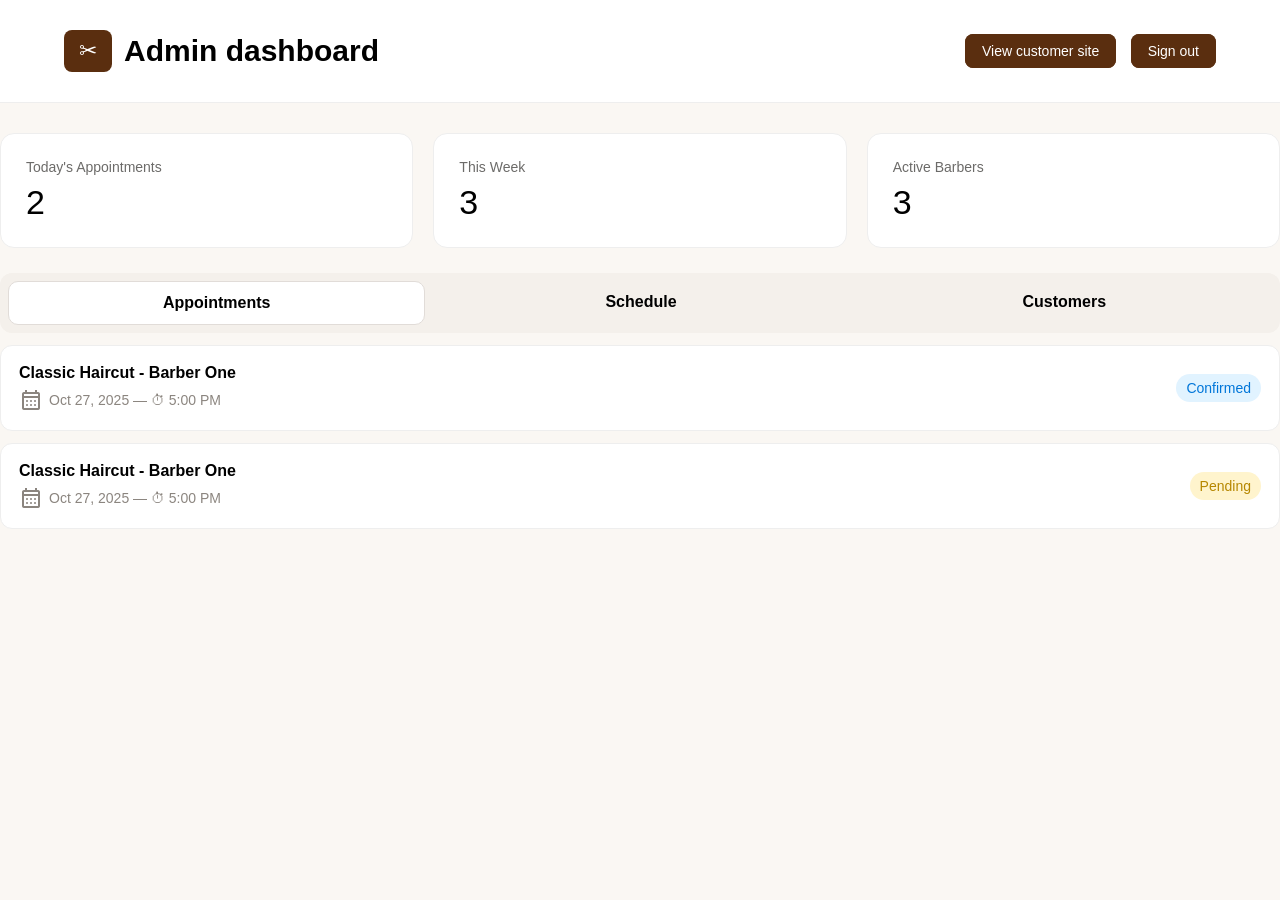
<file: admin-dashboard.html>
<!DOCTYPE html>
<html lang="en">

<head>
    <meta charset="UTF-8">
    <meta name="viewport" content="width=device-width, initial-scale=1.0">
    <title>Admin Dashboard</title>
    <link rel="stylesheet" href="https://fonts.googleapis.com/css2?family=Material+Symbols+Outlined" />
    <link rel="stylesheet" href="css/admin.css">
</head>

<body>

    <header class="navbar">
        <div class="logo">
            <div class="logo-icon">✂</div>
            <div>
                <h2>Admin dashboard</h2>
            </div>
        </div>

        <div class="nav-buttons">
            <a href="index.html" class="btn-light">View customer site</a>
            <a href="signup.html" class="btn-light">Sign out</a>
        </div>
    </header>

    <div class="dashboard-container">

        <!-- Stats -->
        <div class="stats-grid">
            <div class="card"><span class="card-label">Today's Appointments</span><span class="card-value">2</span>
            </div>
            <div class="card"><span class="card-label">This Week</span><span class="card-value">3</span></div>
            <div class="card"><span class="card-label">Active Barbers</span><span class="card-value">3</span></div>
        </div>

        <!-- Tabs -->
        <div class="tabs">
            <div class="tab active" onclick="switchTab('appointments')">Appointments</div>
            <div class="tab" onclick="switchTab('schedule')">Schedule</div>
            <div class="tab" onclick="switchTab('customers')">Customers</div>
        </div>

        <!-- Tab Content Sections -->
        <section id="appointments-section">
            <div class="appointment-card">
                <div class="app-left">
                    <span><strong>Classic Haircut - Barber One</strong></span>
                    <div class="dnt"><span class="material-symbols-outlined">
                            calendar_month
                        </span> Oct 27, 2025 — ⏱ 5:00 PM</div>
                </div>
                <span class="status confirmed">Confirmed</span>
            </div>

            <div class="appointment-card">
                <div class="app-left">
                    <span><strong>Classic Haircut - Barber One</strong></span>
                    <div class="dnt"><span class="material-symbols-outlined">
                            calendar_month
                        </span> Oct 27, 2025 — ⏱ 5:00 PM</div>
                </div>
                <span class="status pending">Pending</span>
            </div>
        </section>

        <section id="schedule-section" style="display:none; margin-top:25px;">
            <div class="schedule-grid">

                <!-- Barber 1 -->
                <div class="schedule-card">
                    <div class="barber-info">
                        <div class="avatar">MJ</div>
                        <div>
                            <strong>Mike Johnson</strong>
                            <div class="specialty">Classic Cuts</div>
                        </div>
                    </div>

                    <div class="schedule-appt">
                        <div>
                            <span><strong>John Smith</strong></span><br>
                            <small>Classic Haircut</small>
                        </div>
                        <div style="text-align:right;">
                            <span>10:00 AM</span><br>
                            <small>Oct 14</small>
                        </div>
                    </div>
                </div>

                <!-- Barber 2 -->
                <div class="schedule-card">
                    <div class="barber-info">
                        <div class="avatar">AR</div>
                        <div>
                            <strong>Alex Rodriguez</strong>
                            <div class="specialty">Modern Styles</div>
                        </div>
                    </div>

                    <div class="schedule-appt">
                        <div>
                            <span><strong>David Wilson</strong></span><br>
                            <small>Cut & Beard Combo</small>
                        </div>
                        <div style="text-align:right;">
                            <span>11:30 AM</span><br>
                            <small>Oct 14</small>
                        </div>
                    </div>
                </div>

                <!-- Barber 3 / Empty -->
                <div class="schedule-card">
                    <div class="barber-info">
                        <div class="avatar">SW</div>
                        <div>
                            <strong>Sam Wilson</strong>
                            <div class="specialty">Beard Expert</div>
                        </div>
                    </div>

                    <div class="empty-msg">
                        No appointments scheduled
                    </div>
                </div>

            </div>
        </section>


        <section id="customers-section" style="display:none; margin-top:25px;">
            <div class="customers-container">
                <h2>Customer Database</h2>
                <p>View and manage customer information</p>

                <!-- Customer Row -->
                <div class="customer-card unknown">
                    <div class="customer-left">
                        <div class="initials">?</div>
                        <div class="icons">
                            <span>📞</span>
                            <span>✉️</span>
                        </div>
                    </div>
                    <div class="customer-right">
                        <strong>4 appointments</strong><br>
                        <small>Last visit: Oct 27, 2025</small>
                    </div>
                </div>

                <!-- Customer Row -->
                <div class="customer-card">
                    <div class="customer-left">
                        <div class="initials">DW</div>
                        <div>
                            <strong>David Wilson</strong><br>
                            <span>📞 (555) 987-6543</span> &nbsp;
                            ✉️ david@example.com
                        </div>
                    </div>
                    <div class="customer-right">
                        <strong>1 appointments</strong><br>
                        <small>Last visit: Oct 14, 2025</small>
                    </div>
                </div>

                <!-- Customer Row -->
                <div class="customer-card">
                    <div class="customer-left">
                        <div class="initials">JS</div>
                        <div>
                            <strong>John Smith</strong><br>
                            <span>📞 (555) 123-4567</span> &nbsp;
                            ✉️ john@example.com
                        </div>
                    </div>
                    <div class="customer-right">
                        <strong>1 appointments</strong><br>
                        <small>Last visit: Oct 14, 2025</small>
                    </div>
                </div>

            </div>
        </section>


    </div>

    <script>
        function switchTab(tabName) {
            document.querySelectorAll(".tab").forEach(tab => tab.classList.remove("active"));
            document.querySelectorAll("section").forEach(sec => sec.style.display = "none");

            document.querySelector(`[onclick="switchTab('${tabName}')"]`).classList.add("active");
            document.querySelector(`#${tabName}-section`).style.display = "block";
        }
    </script>

</body>

</html>
</file>
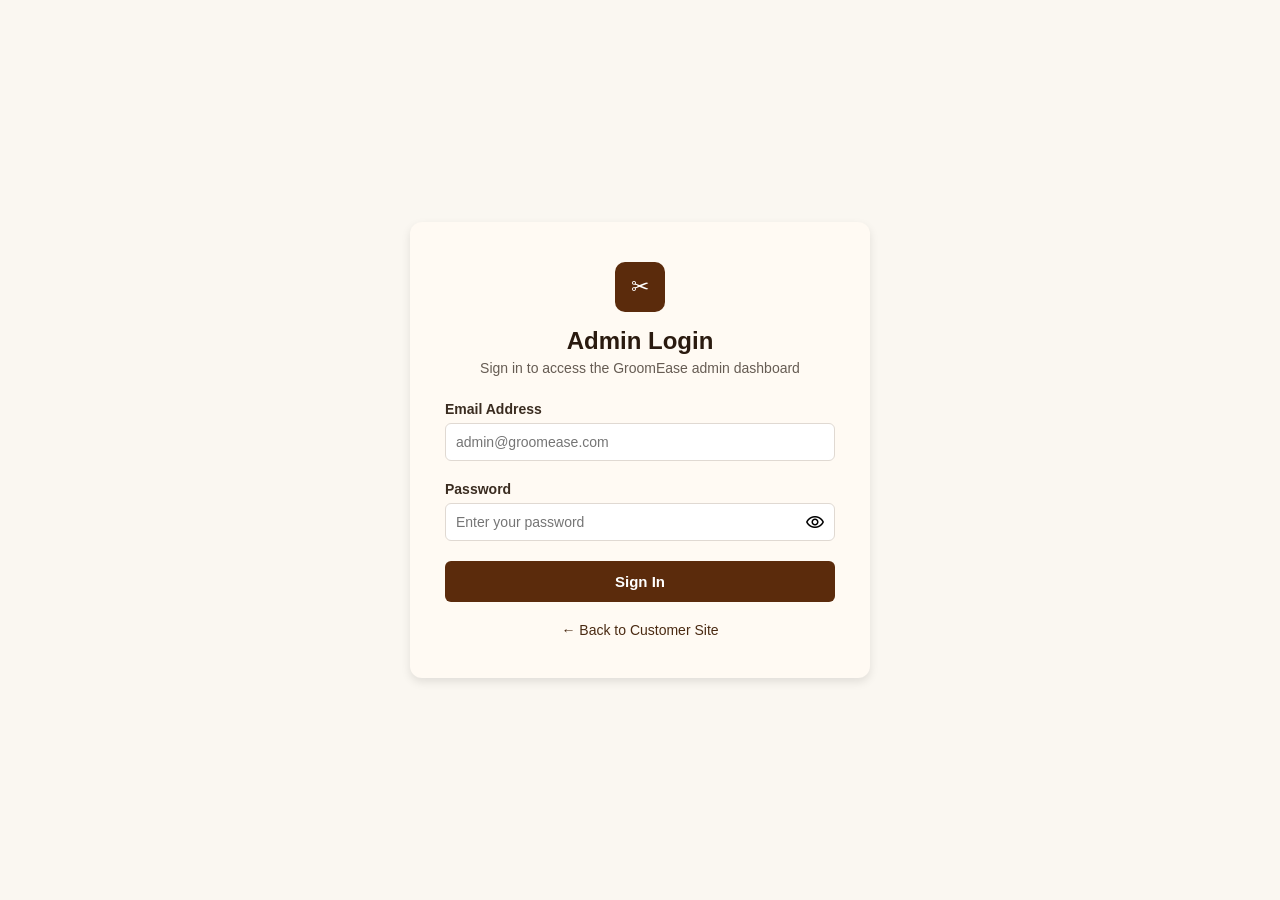
<file: admin-login.html>
<!DOCTYPE html>
<html lang="en">

<head>
    <meta charset="UTF-8" />
    <meta name="viewport" content="width=device-width, initial-scale=1.0" />
    <title>Admin Login | GroomEase</title>
    <link rel="stylesheet" href="https://fonts.googleapis.com/css2?family=Material+Symbols+Outlined" />
    <style>
        /* Reset */
        * {
            margin: 0;
            padding: 0;
            box-sizing: border-box;
            font-family: "Segoe UI", sans-serif;
        }

        /* Background */
        body {
            background-color: #faf7f1;
            display: flex;
            justify-content: center;
            align-items: center;
            height: 100vh;
        }

        /* Card Container */
        .admin-container {
            width: 100%;
            max-width: 500px;
            padding: 20px;
        }

        .admin-card {
            background-color: #fffaf3;
            border-radius: 12px;
            padding: 40px 35px;
            box-shadow: 0 4px 10px rgba(0, 0, 0, 0.1);
            text-align: center;
        }

        /* Logo */
        .logo {
            background-color: #5b2b0c;
            color: white;
            width: 50px;
            height: 50px;
            margin: 0 auto 15px;
            display: flex;
            justify-content: center;
            align-items: center;
            border-radius: 10px;
            font-size: 22px;
        }

        /* Heading */
        h2 {
            color: #2a1a0f;
            font-weight: 600;
            margin-bottom: 5px;
        }

        .subtitle {
            color: #665c53;
            font-size: 14px;
            margin-bottom: 25px;
        }

        /* Labels and Inputs */
        label {
            display: block;
            text-align: left;
            font-weight: 600;
            font-size: 14px;
            margin-bottom: 6px;
            color: #3a2c20;
        }

        input {
            width: 100%;
            padding: 10px;
            border: 1px solid #e0d9d2;
            border-radius: 6px;
            margin-bottom: 15px;
            outline: none;
            font-size: 14px;
        }

        input:focus {
            border-color: #8b4513;
        }

        /* Password Field */
        .password-field {
            position: relative;
        }

        .password-field .toggle {
            font-size: 20px;
            position: absolute;
            right: 10px;
            top: 9px;
            cursor: pointer;
            user-select: none;
        }

        .error {
            color: red;
            font-size: 0.9rem;
            margin: 5px 0;
        }


        /* Button */
        .btn {
            width: 100%;
            background-color: #5b2b0c;
            color: white;
            padding: 12px;
            border: none;
            border-radius: 6px;
            cursor: pointer;
            font-weight: 600;
            font-size: 15px;
            transition: 0.3s;
        }

        .btn:hover {
            background-color: #4a2108;
        }

        /* Back Link */
        .back-link {
            display: block;
            margin-top: 20px;
            color: #4a2a12;
            text-decoration: none;
            font-weight: 500;
            font-size: 14px;
        }

        .back-link:hover {
            text-decoration: underline;
        }

        /* Responsive */
        @media (max-width: 480px) {
            .admin-card {
                padding: 30px 25px;
            }

            h2 {
                font-size: 22px;
            }

            .subtitle {
                font-size: 13px;
            }
        }
    </style>
</head>

<body>
    <div class="admin-container">
        <div class="admin-card">
            <div class="logo">✂</div>
            <h2>Admin Login</h2>
            <p class="subtitle">
                Sign in to access the GroomEase admin dashboard
            </p>

            <form action="admin-login.php" method="POST">
                <label for="email">Email Address</label>
                <input type="email" id="email" name="email" placeholder="admin@groomease.com" required />
                <p class="error" id="emailError"></p>

                <label for="password">Password</label>
                <div class="password-field">
                    <input type="password" id="password" name="password" placeholder="Enter your password" required />
                    <span class="material-symbols-outlined toggle">
                        visibility
                    </span>
                </div>
                <p class="error" id="passwordError"></p>

                <button type="submit" class="btn">Sign In</button>
            </form>

            <a href="index.php" class="back-link">← Back to Customer Site</a>
        </div>
    </div>

    <script>
        // Show/Hide password
        const toggle = document.querySelector(".toggle");
        const password = document.querySelector("#password");

        toggle.addEventListener("click", () => {
            const type = password.getAttribute("type") === "password" ? "text" : "password";
            password.setAttribute("type", type);
        });

            // Display error messages from URL parameters
            const params = new URLSearchParams(window.location.search);
            const error = params.get("error");

            if (error) {
                if (error.toLowerCase().includes("email")) {
                    document.getElementById("emailError").textContent = error;
                } else if (error.toLowerCase().includes("password")) {
                    document.getElementById("passwordError").textContent = error;
                }
            }
        
    </script>
</body>

</html>
</file>
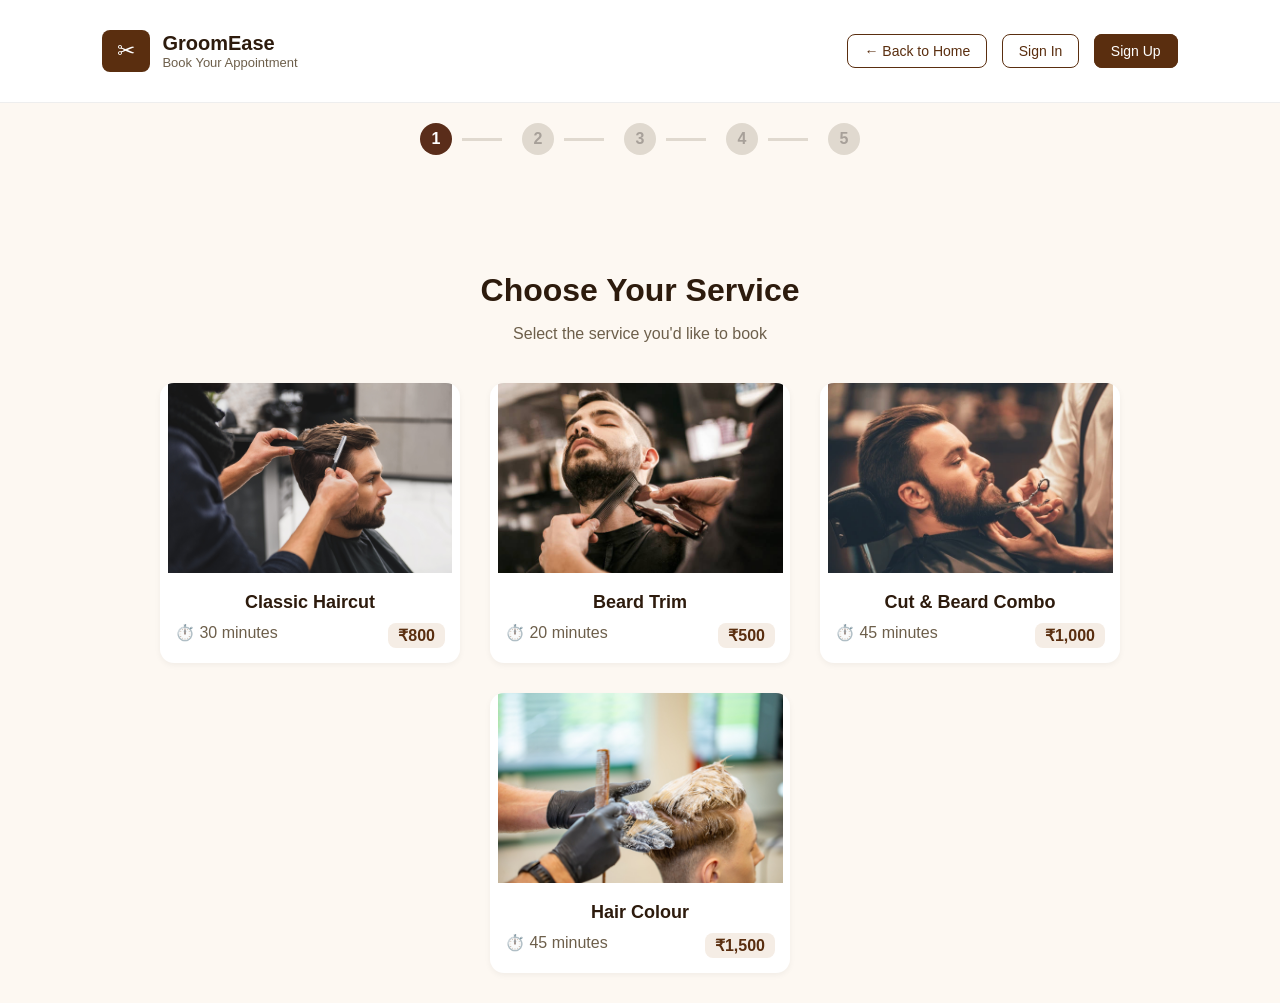
<file: Booking.html>
<!DOCTYPE html>
<html lang="en">

<head>
    <meta charset="UTF-8">
    <meta name="viewport" content="width=device-width, initial-scale=1.0">
    <title>GroomEase | Choose Service</title>
    <style>
        body {
            font-family: "Segoe UI", sans-serif;
            margin: 0;
            background-color: #fdf8f2;
            color: #2d1b0d;
        }

        /* Navbar */
        .navbar {
            display: flex;
            justify-content: space-between;
            align-items: center;
            padding: 30px 8%;
            background-color: #fff;
            border-bottom: 1px solid #eee;
        }

        .logo {
            display: flex;
            align-items: center;
            gap: 12px;
        }

        .logo-icon {
            background-color: #5a2e0f;
            color: #fff;
            font-size: 22px;
            padding: 8px 15px;
            border-radius: 8px;
        }

        .logo h2 {
            margin: 0;
            font-size: 20px;
        }

        .logo p {
            margin: 0;
            font-size: 13px;
            color: #6d5f4b;
        }

        .nav-buttons a {
            text-decoration: none;
            font-size: 14px;
            margin-left: 10px;
            padding: 8px 16px;
            border-radius: 8px;
            border: 1px solid #5a2e0f;
        }

        .btn-light {
            background-color: #fff;
            color: #5a2e0f;
        }

        .btn-dark {
            background-color: #5a2e0f;
            color: #fff;
        }

        /* Steps */
        .steps {
            display: flex;
            align-items: center;
            justify-content: center;
            gap: 20px;
            margin-bottom: 40px;
            padding: 20px 0px;
        }

        .step {
            display: flex;
            align-items: center;
            gap: 10px;
        }

        .circle {
            width: 32px;
            height: 32px;
            border-radius: 50%;
            background-color: #5a2d1a;
            color: #fff;
            display: flex;
            align-items: center;
            justify-content: center;
            font-weight: bold;
        }

        .circle.inactive {
            background-color: #e0d9cf;
            color: #a7a099;
        }

        .line {
            width: 40px;
            height: 3px;
            background-color: #e0d9cf;
        }

        /* Service Section */
        .services {
            text-align: center;
            padding: 30px 8%;
        }

        .services h1 {
            font-size: 2rem;
            margin-bottom: 8px;
        }

        .services p {
            color: #6d5f4b;
            margin-bottom: 40px;
        }

        .service-grid {
            display: flex;
            justify-content: center;
            flex-wrap: wrap;
            gap: 30px;
        }

        .card {
            background: #fff;
            border-radius: 14px;
            box-shadow: 0 2px 6px rgba(0, 0, 0, 0.05);
            overflow: hidden;
            width: 300px;
            transition: 0.3s ease;
        }

        .card:hover {
            transform: translateY(-6px);
            cursor: pointer;
        }

        .card img {
            width: 100%;
            height: 190px;
            object-fit: contain;
        }

        .card-body {
            padding: 15px;
        }

        .card-body h3 {
            margin: 0 0 10px;
            font-size: 18px;
        }

        .card-info {
            display: flex;
            justify-content: space-between;
            color: #6d5f4b;
        }

        .price {
            background-color: #f5ede5;
            color: #5a2e0f;
            padding: 3px 10px;
            border-radius: 8px;
            font-weight: 600;
        }
    </style>
</head>

<body>

    <!-- Navbar -->
    <header class="navbar">
        <div class="logo">
            <div class="logo-icon">✂</div>
            <div>
                <h2>GroomEase</h2>
                <p>Book Your Appointment</p>
            </div>
        </div>

        <div class="nav-buttons">
            <a href="index.html" class="btn-light">← Back to Home</a>
            <a href="signin.html" class="btn-light">Sign In</a>
            <a href="signup.html" class="btn-dark">Sign Up</a>
        </div>
    </header>

    <!-- Step Indicator -->
    <div class="steps">
        <div class="step">
            <div class="circle">1</div>
            <div class="line"></div>
        </div>
        <div class="step">
            <div class="circle inactive">2</div>
            <div class="line"></div>
        </div>
        <div class="step">
            <div class="circle inactive">3</div>
            <div class="line"></div>
        </div>
        <div class="step">
            <div class="circle inactive">4</div>
            <div class="line"></div>
        </div>
        <div class="step">
            <div class="circle inactive">5</div>
        </div>
    </div>

    <!-- Service Selection -->
    <section class="services">
        <h1>Choose Your Service</h1>
        <p>Select the service you'd like to book</p>

        <div class="service-grid" id="service-grid">
            <div class="card">
               <img src="images/classich.jpg   " alt="Classic Haircut">
                <div class="card-body">
                    <h3>Classic Haircut</h3>
                    <div class="card-info">
                        <span>⏱️ 30 minutes</span>
                        <span class="price">₹800</span>
                    </div>
                </div>
            </div>

            <div class="card"  id="service-grid">
                <img src="images/beard.jpg" alt="Beard Trim">
                <div class="card-body">
                    <h3>Beard Trim</h3>
                    <div class="card-info">
                        <span>⏱️ 20 minutes</span>
                        <span class="price">₹500</span>
                    </div>
                </div>
            </div>

            <div class="card"  id="service-grid">
                <img src="images/cut and beard.webp" alt="Cut & Beard Combo">
                <div class="card-body">
                    <h3>Cut & Beard Combo</h3>
                    <div class="card-info">
                        <span>⏱️ 45 minutes</span>
                        <span class="price">₹1,000</span>
                    </div>
                </div>
            </div>
            <div class="card"  id="service-grid">
                <img src="images/haircolor.jpg" alt="hair color">
                <div class="card-body">
                    <h3>Hair Colour</h3>
                    <div class="card-info">
                        <span>⏱️ 45 minutes</span>
                        <span class="price">₹1,500</span>
                    </div>
                </div>
            </div>
        </div>
    </section>

    <script>
        document.getElementById('service-grid').addEventListener('click', function (e) {
            let card = e.target.closest('.card');
            if (card) {
                let serviceName = card.querySelector('h3').innerText;
                // Store selected service in localStorage
                localStorage.setItem('selectedService', serviceName);
                // Redirect to the next booking step
                window.location.href = 'booking2.html';
            }
        });x
    </script>

</body>

</html>
</file>
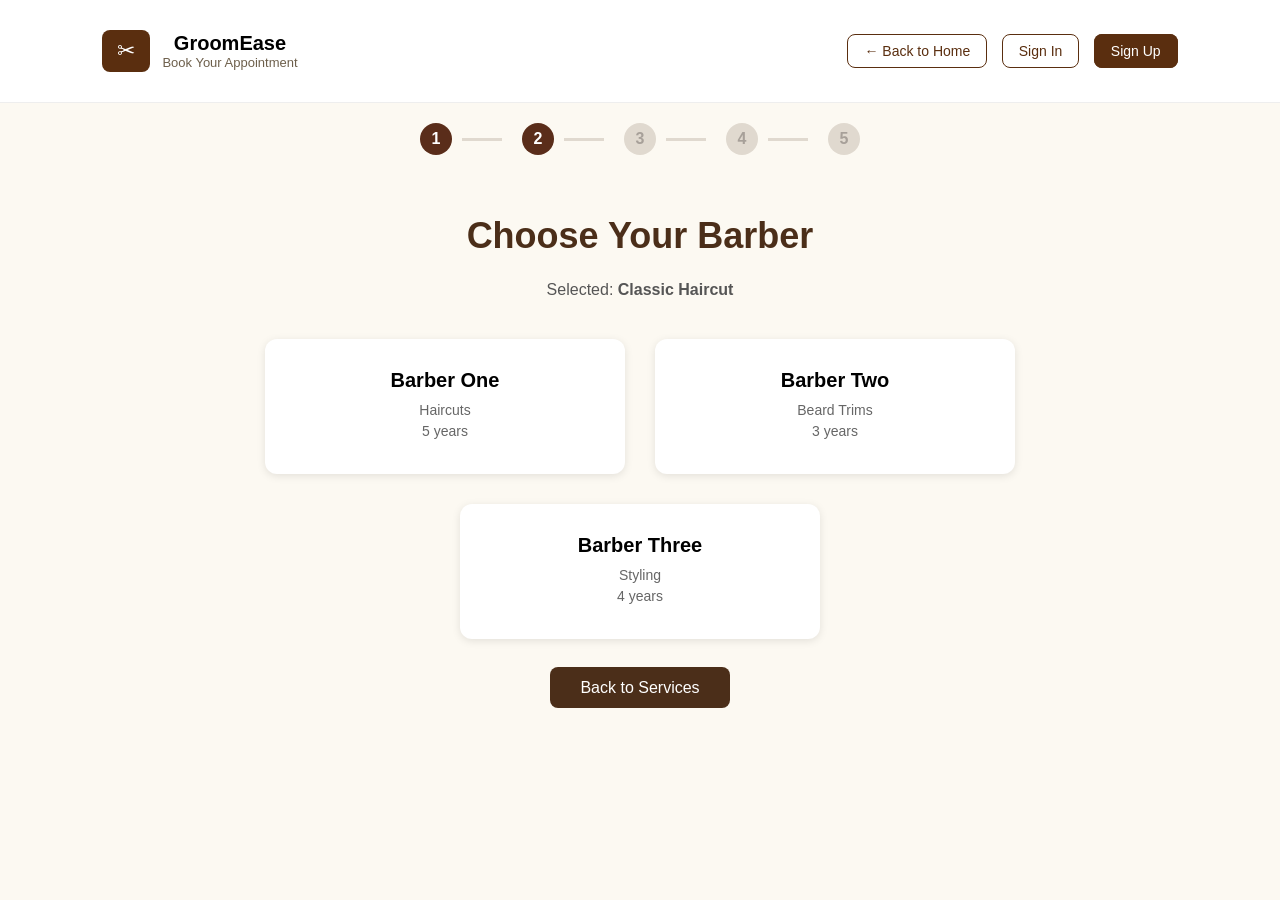
<file: booking2.html>
<!DOCTYPE html>
<html lang="en">

<head>
    <meta charset="UTF-8" />
    <meta name="viewport" content="width=device-width, initial-scale=1.0" />
    <title>Choose Barber</title>

    <style>
        body {
            font-family: "Segoe UI", sans-serif;
            background: #fcf9f2;
            margin: 0;
            padding: 0;
            text-align: center;
        }

        .navbar {
            display: flex;
            justify-content: space-between;
            align-items: center;
            padding: 30px 8%;
            background-color: #fff;
            border-bottom: 1px solid #eee;
        }

        .logo {
            display: flex;
            align-items: center;
            gap: 12px;
        }

        .logo-icon {
            background-color: #5a2e0f;
            color: #fff;
            font-size: 22px;
            padding: 8px 15px;
            border-radius: 8px;
        }

        .logo h2 {
            margin: 0;
            font-size: 20px;
        }

        .logo p {
            margin: 0;
            font-size: 13px;
            color: #6d5f4b;
        }

        .nav-buttons a {
            text-decoration: none;
            font-size: 14px;
            margin-left: 10px;
            padding: 8px 16px;
            border-radius: 8px;
            border: 1px solid #5a2e0f;
        }

        .btn-light {
            background-color: #fff;
            color: #5a2e0f;
        }

        .btn-dark {
            background-color: #5a2e0f;
            color: #fff;
        }

        /* Step Progress */
        .steps {
            display: flex;
            align-items: center;
            justify-content: center;
            gap: 20px;
            margin-bottom: 40px;
            padding: 20px 0px;
        }

        .step {
            display: flex;
            align-items: center;
            gap: 10px;
        }

        .circle {
            width: 32px;
            height: 32px;
            border-radius: 50%;
            background-color: #5a2d1a;
            color: #fff;
            display: flex;
            align-items: center;
            justify-content: center;
            font-weight: bold;
        }

        .circle.inactive {
            background-color: #e0d9cf;
            color: #a7a099;
        }

        .line {
            width: 40px;
            height: 3px;
            background-color: #e0d9cf;
        }

        h1 {
            margin-top: 40px;
            font-size: 36px;
            color: #4b2e19;
        }

        .selected {
            margin: 10px 0;
            font-size: 16px;
            color: #555;
        }

        .barber-container {
            display: flex;
            justify-content: center;
            gap: 30px;
            margin: 40px auto;
            max-width: 1100px;
            flex-wrap: wrap;
        }

        .barber-card {
            background: white;
            padding: 30px;
            border-radius: 12px;
            width: 300px;
            box-shadow: 0 2px 8px rgba(0, 0, 0, 0.1);
            cursor: pointer;
            transition: transform 0.3s ease, box-shadow 0.3s ease;
        }

        .barber-card:hover {
            transform: translateY(-5px);
            box-shadow: 0 4px 16px rgba(0, 0, 0, 0.2);
        }

        .barber-title {
            font-size: 20px;
            font-weight: 600;
            margin-bottom: 10px;
        }

        .barber-service,
        .barber-exp {
            font-size: 14px;
            color: #666;
            margin: 5px 0;
        }

        .back-btn {
            margin-top: 30px;
            padding: 12px 30px;
            text-decoration: none;
            border-radius: 8px;
            background: #4b2e19;
            color: #fff;
            border: none;
            cursor: pointer;
            font-size: 16px;
            transition: 0.3s;
        }

        .back-btn:hover {
            background: #2e1a0e;
        }
    </style>
</head>

<body>
    <!-- Navbar -->
    <header class="navbar">
        <div class="logo">
            <div class="logo-icon">✂</div>
            <div>
                <h2>GroomEase</h2>
                <p>Book Your Appointment</p>
            </div>
        </div>

        <div class="nav-buttons">
            <a href="index.html" class="btn-light">← Back to Home</a>
            <a href="signin.html" class="btn-light">Sign In</a>
            <a href="signup.html" class="btn-dark">Sign Up</a>
        </div>
    </header>
    <!-- Step Progress -->
        <div class="steps">
        <div class="step">
            <div class="circle">1</div>
            <div class="line"></div>
        </div>
        <div class="step">
            <div class="circle">2</div>
            <div class="line"></div>
        </div>
        <div class="step">
            <div class="circle inactive">3</div>
            <div class="line"></div>
        </div>
        <div class="step">
            <div class="circle inactive">4</div>
            <div class="line"></div>
        </div>
        <div class="step">
            <div class="circle inactive">5</div>
        </div>
    </div>

    <h1>Choose Your Barber</h1>
    <p class="selected">Selected: <strong>Classic Haircut</strong></p>

    <div class="barber-container">
        <div class="barber-card" id="barber-card">
            <div class="barber-title">Barber One</div>
            <div class="barber-service">Haircuts</div>
            <div class="barber-exp">5 years</div>
        </div>

        <div class="barber-card" id="barber-card">
            <div class="barber-title">Barber Two</div>
            <div class="barber-service">Beard Trims</div>
            <div class="barber-exp">3 years</div>
        </div>

        <div class="barber-card" id="barber-card">
            <div class="barber-title">Barber Three</div>
            <div class="barber-service">Styling</div>
            <div class="barber-exp">4 years</div>
        </div>
    </div>

    <a href="Booking.html" class="back-btn">Back to Services</a>
</body>

<script>
    document.getElementById('barber-card').addEventListener('click', function() {
        window.location.href = 'booking3.html';
    });
</script>

</html>
</file>
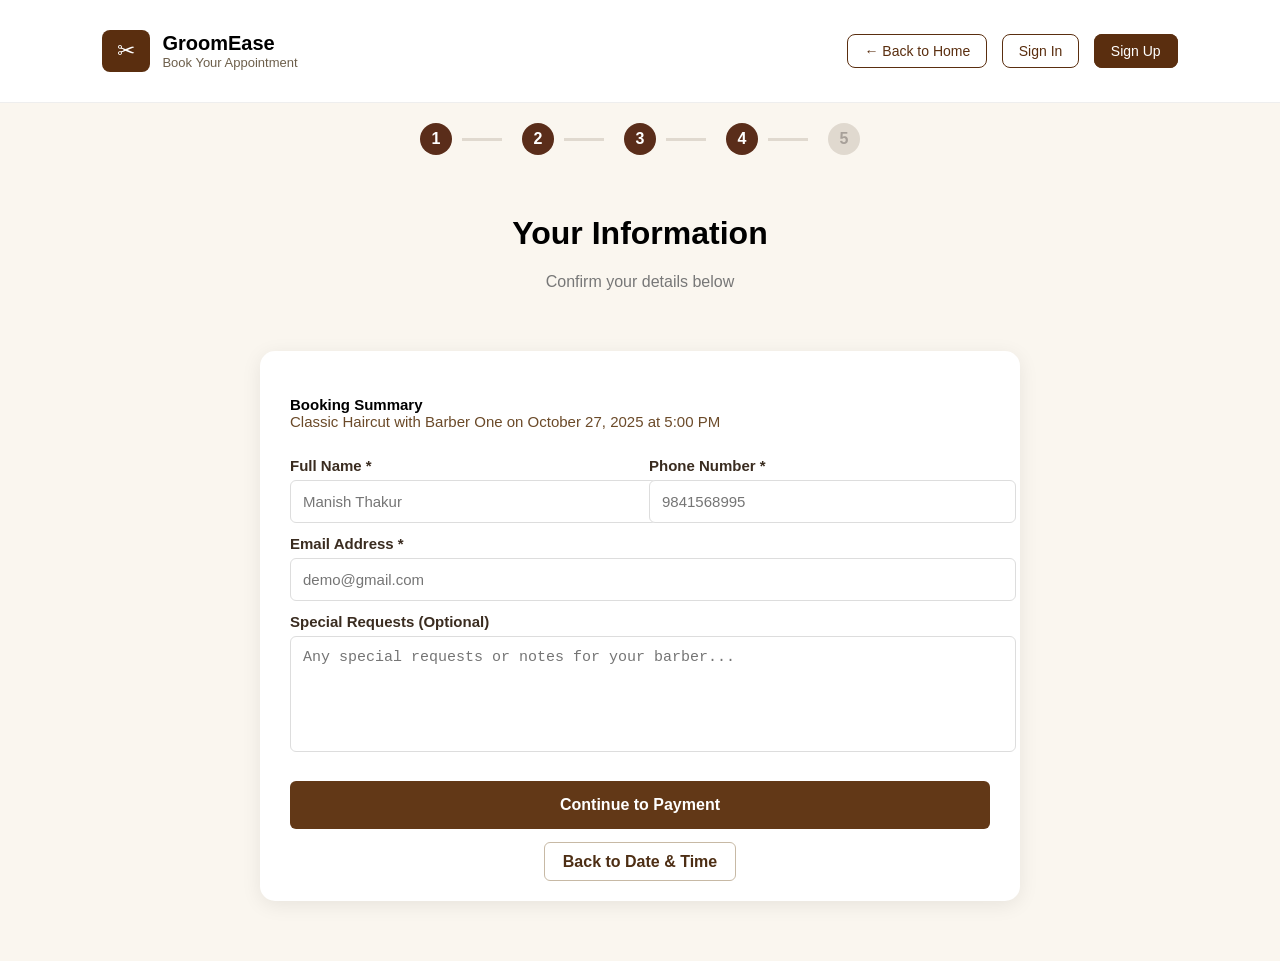
<file: confirmation.html>
<!DOCTYPE html>
<html lang="en">

<head>
    <meta charset="UTF-8">
    <meta name="viewport" content="width=device-width, initial-scale=1.0">
    <title>Your Information</title>

    <style>
        body {
            font-family: 'Segoe UI', sans-serif;
            background: #faf6ef;
            margin: 0;
        }


        .navbar {
            display: flex;
            justify-content: space-between;
            align-items: center;
            padding: 30px 8%;
            background-color: #fff;
            border-bottom: 1px solid #eee;
        }

        .logo {
            display: flex;
            align-items: center;
            gap: 12px;
        }

        .logo-icon {
            background-color: #5a2e0f;
            color: #fff;
            font-size: 22px;
            padding: 8px 15px;
            border-radius: 8px;
        }

        .logo h2 {
            margin: 0;
            font-size: 20px;
        }

        .logo p {
            margin: 0;
            font-size: 13px;
            color: #6d5f4b;
        }

        .nav-buttons a {
            text-decoration: none;
            font-size: 14px;
            margin-left: 10px;
            padding: 8px 16px;
            border-radius: 8px;
            border: 1px solid #5a2e0f;
        }

        .btn-light {
            background-color: #fff;
            color: #5a2e0f;
        }

        .btn-dark {
            background-color: #5a2e0f;
            color: #fff;
        }

        .container {
            width: 700px;
            max-width: 90%;
            margin: 60px auto;
            background: #fff;
            padding: 30px;
            border-radius: 15px;
            box-shadow: 0 4px 20px rgba(0, 0, 0, 0.08);
        }

        .steps {
            display: flex;
            align-items: center;
            justify-content: center;
            gap: 20px;
            margin-bottom: 40px;
            padding: 20px 0px;
        }

        .step {
            display: flex;
            align-items: center;
            gap: 10px;
        }

        .circle {
            width: 32px;
            height: 32px;
            border-radius: 50%;
            background-color: #5a2d1a;
            color: #fff;
            display: flex;
            align-items: center;
            justify-content: center;
            font-weight: bold;
        }

        .circle.inactive {
            background-color: #e0d9cf;
            color: #a7a099;
        }

        .line {
            width: 40px;
            height: 3px;
            background-color: #e0d9cf;
        }

        h1 {
            text-align: center;
            margin-top: 25px;
        }

        p.subtitle {
            text-align: center;
            color: #777;
            margin-bottom: 20px;
        }

        label {
            font-size: 15px;
            font-weight: 600;
            color: #3a2c20;
            display: block;
            margin: 12px 0 6px;
        }

        input,
        textarea {
            width: 100%;
            padding: 12px;
            border-radius: 6px;
            border: 1px solid #ddd;
            font-size: 15px;
        }

        textarea {
            resize: none;
            height: 90px;
        }

        .row {
            display: flex;
            gap: 18px;
        }

        button {
            width: 100%;
            background: #623817;
            color: #fff;
            border: none;
            padding: 15px;
            font-size: 16px;
            border-radius: 6px;
            cursor: pointer;
            font-weight: 600;
            margin-top: 25px;
        }

        button:hover {
            background: #4d2e14;
        }

        .back-btn {
            text-align: center;
            margin-top: 24px;
        }

        .back-btn a {
            background: #fff;
            padding: 10px 18px;
            border-radius: 6px;
            border: 1px solid #c7b9a5;
            color: #4d2e14;
            text-decoration: none;
            font-weight: 600;
        }

        .summary {
            font-size: 15px;
            margin-bottom: 15px;
            color: #6b4a29;
        }

        .summary strong {
            color: #000;
        }
    </style>
</head>

<body>
    <header class="navbar">
        <div class="logo">
            <div class="logo-icon">✂</div>
            <div>
                <h2>GroomEase</h2>
                <p>Book Your Appointment</p>
            </div>
        </div>

        <div class="nav-buttons">
            <a href="index.html" class="btn-light">← Back to Home</a>
            <a href="signin.html" class="btn-light">Sign In</a>
            <a href="signup.html" class="btn-dark">Sign Up</a>
        </div>
    </header>

    <div class="steps">
        <div class="step">
            <div class="circle">1</div>
            <div class="line"></div>
        </div>
        <div class="step">
            <div class="circle">2</div>
            <div class="line"></div>
        </div>
        <div class="step">
            <div class="circle">3</div>
            <div class="line"></div>
        </div>
        <div class="step">
            <div class="circle ">4</div>
            <div class="line"></div>
        </div>
        <div class="step">
            <div class="circle inactive">5</div>
        </div>
    </div>

    <h1>Your Information</h1>
    <p class="subtitle">Confirm your details below</p>

    <div class="container">

        <p class="summary">
            <strong>Booking Summary</strong><br>
            Classic Haircut with Barber One on October 27, 2025 at 5:00 PM
        </p>

        <form action="payment.php" method="POST">

            <div class="row">
                <div style="flex:1">
                    <label>Full Name *</label>
                    <input type="text" placeholder="Manish Thakur" required>
                </div>
                <div style="flex:1">
                    <label>Phone Number *</label>
                    <input type="text" placeholder="9841568995" required>
                </div>
            </div>

            <label>Email Address *</label>
            <input type="email" placeholder="demo@gmail.com" required>

            <label>Special Requests (Optional)</label>
            <textarea placeholder="Any special requests or notes for your barber..."></textarea>

            <button type="submit">Continue to Payment</button>
        </form>

        <div class="back-btn">
            <a href="booking3.html">Back to Date & Time</a>
        </div>

    </div>
    
</body>

</html>
</file>
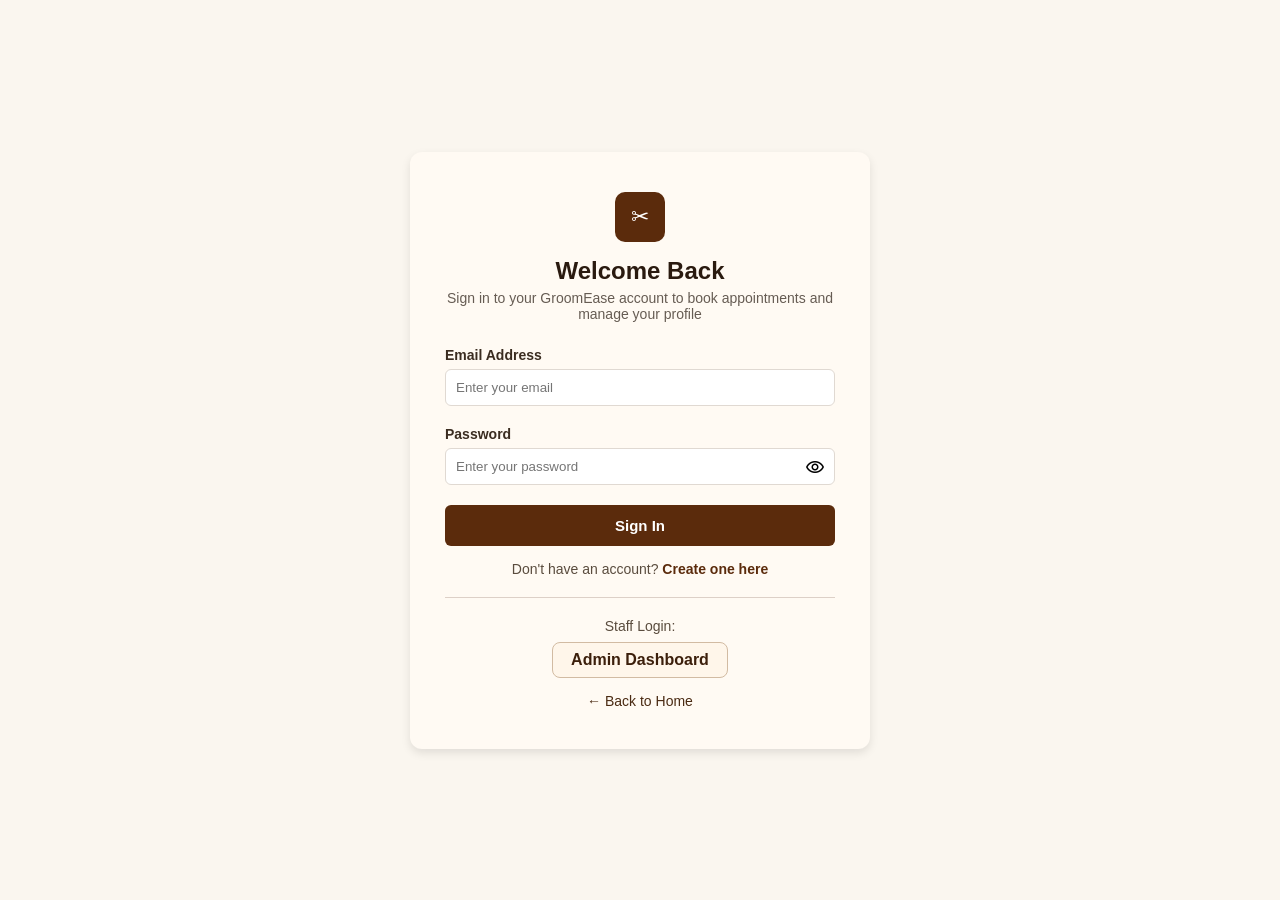
<file: login.html>
<!DOCTYPE html>
<html lang="en">

<head>
    <meta charset="UTF-8">
    <meta name="viewport" content="width=device-width, initial-scale=1.0">
    <title>Login | GroomEase</title>
    <link rel="stylesheet" href="https://fonts.googleapis.com/css2?family=Material+Symbols+Outlined" />
    <style>
        /* Reset */
        * {
            margin: 0;
            padding: 0;
            box-sizing: border-box;
            font-family: "Segoe UI", sans-serif;
            ;
        }

        /* Background */
        body {
            background-color: #faf6ef;
            display: flex;
            justify-content: center;
            align-items: center;
            height: 100vh;
        }

        /* Card Container */
        .login-container {
            width: 100%;
            max-width: 500px;
            padding: 20px;
        }

        .login-card {
            background-color: #fffaf3;
            border-radius: 12px;
            padding: 40px 35px;
            box-shadow: 0 4px 10px rgba(0, 0, 0, 0.1);
            text-align: center;
        }

        /* Logo */
        .logo {
            background-color: #5b2b0c;
            color: white;
            width: 50px;
            height: 50px;
            margin: 0 auto 15px;
            display: flex;
            justify-content: center;
            align-items: center;
            border-radius: 10px;
            font-size: 22px;
        }

        /* Headings */
        h2 {
            color: #2a1a0f;
            font-weight: 600;
            margin-bottom: 5px;
        }

        .subtitle {
            color: #665c53;
            font-size: 14px;
            margin-bottom: 25px;
        }

        /* Labels and Inputs */
        label {
            display: block;
            text-align: left;
            font-weight: 600;
            font-size: 14px;
            margin-bottom: 6px;
            color: #3a2c20;
        }

        input {
            width: 100%;
            padding: 10px;
            border: 1px solid #e0d9d2;
            border-radius: 6px;
            margin-bottom: 15px;
            outline: none;
        }

        input:focus {
            border-color: #8b4513;
        }

        /* Password Field with Toggle Icon */
        .password-field {
            position: relative;
        }

        .password-field .toggle {
            font-size: 20px;
            position: absolute;
            right: 10px;
            top: 9px;
            cursor: pointer;
            user-select: none;
        }

        /* Button */
        .btn {
            width: 100%;
            background-color: #5b2b0c;
            color: white;
            padding: 12px;
            border: none;
            border-radius: 6px;
            cursor: pointer;
            font-weight: 600;
            font-size: 15px;
            transition: 0.3s;
        }

        .btn:hover {
            background-color: #4a2108;
        }

        /* Register Link */
        .register-text {
            margin-top: 15px;
            font-size: 14px;
            color: #5a4c3e;
        }

        .register-text a {
            color: #5b2b0c;
            font-weight: 600;
            text-decoration: none;
        }

        hr {
            margin: 20px 0;
            border: none;
            border-top: 1px solid #ddd0c7;
        }

        .error {
            color: red;
            font-size: 0.9rem;
            margin-top: 5px;
            margin-bottom: 0;
        }


        /* Admin Section */
        .admin-login p {
            color: #5a4c3e;
            font-size: 14px;
            margin-bottom: 8px;
        }

        .admin-btn {
            display: inline-block;
            padding: 8px 18px;
            background-color: #fff6ea;
            border: 1px solid #d2bba2;
            color: #3c1f0b;
            border-radius: 8px;
            text-decoration: none;
            font-weight: 600;
        }

        .admin-btn:hover {
            background-color: #ffe5c2;
        }

        /* Back to Home */
        .back-home {
            display: block;
            margin-top: 15px;
            text-decoration: none;
            color: #4a2a12;
            font-size: 14px;
        }

        .register-text a:hover,
        .back-home:hover {
            text-decoration: underline;
        }
    </style>
</head>

<body>

    <div class="login-container">
        <div class="login-card">
            <div class="logo">✂</div>
            <h2>Welcome Back</h2>
            <p class="subtitle">
                Sign in to your GroomEase account to book appointments and manage your profile
            </p>

            <form action="login.php" method="POST">
                <label for="email">Email Address</label>
                <input type="email" id="email" name="email" placeholder="Enter your email" required>
                <p class="error" id="emailError"></p>

                <label for="password">Password</label>
                <div class="password-field">
                    <input type="password" id="password" name="password" placeholder="Enter your password" required>
                    <span class="material-symbols-outlined toggle">
                        visibility
                    </span>
                </div>
                <p class="error" id="passwordError"></p>

                <button type="submit" class="btn">Sign In</button>
            </form>

            <p class="register-text">
                Don't have an account? <a href="signup.html">Create one here</a>
            </p>

            <hr>

            <div class="admin-login">
                <p>Staff Login:</p>
                <a href="admin-login.html" class="admin-btn">Admin Dashboard</a>
            </div>

            <a href="index.php" class="back-home">← Back to Home</a>
        </div>
    </div>

    <script>
        // Show/Hide password toggle
        const toggle = document.querySelector('.toggle');
        const password = document.querySelector('#password');
        toggle.addEventListener('click', () => {
            const type = password.getAttribute('type') === 'password' ? 'text' : 'password';
            password.setAttribute('type', type);
        });


        // Display error messages from URL parameters
    const params = new URLSearchParams(window.location.search);
    const error = params.get("error");

    if (error) {

        // Optional: highlight specific field
        if (error.toLowerCase().includes("email")) {
            document.getElementById("emailError").textContent = error;
        } else if (error.toLowerCase().includes("password")) {
            document.getElementById("passwordError").textContent = error;
        }
    }


    </script>

</body>

</html>
</file>
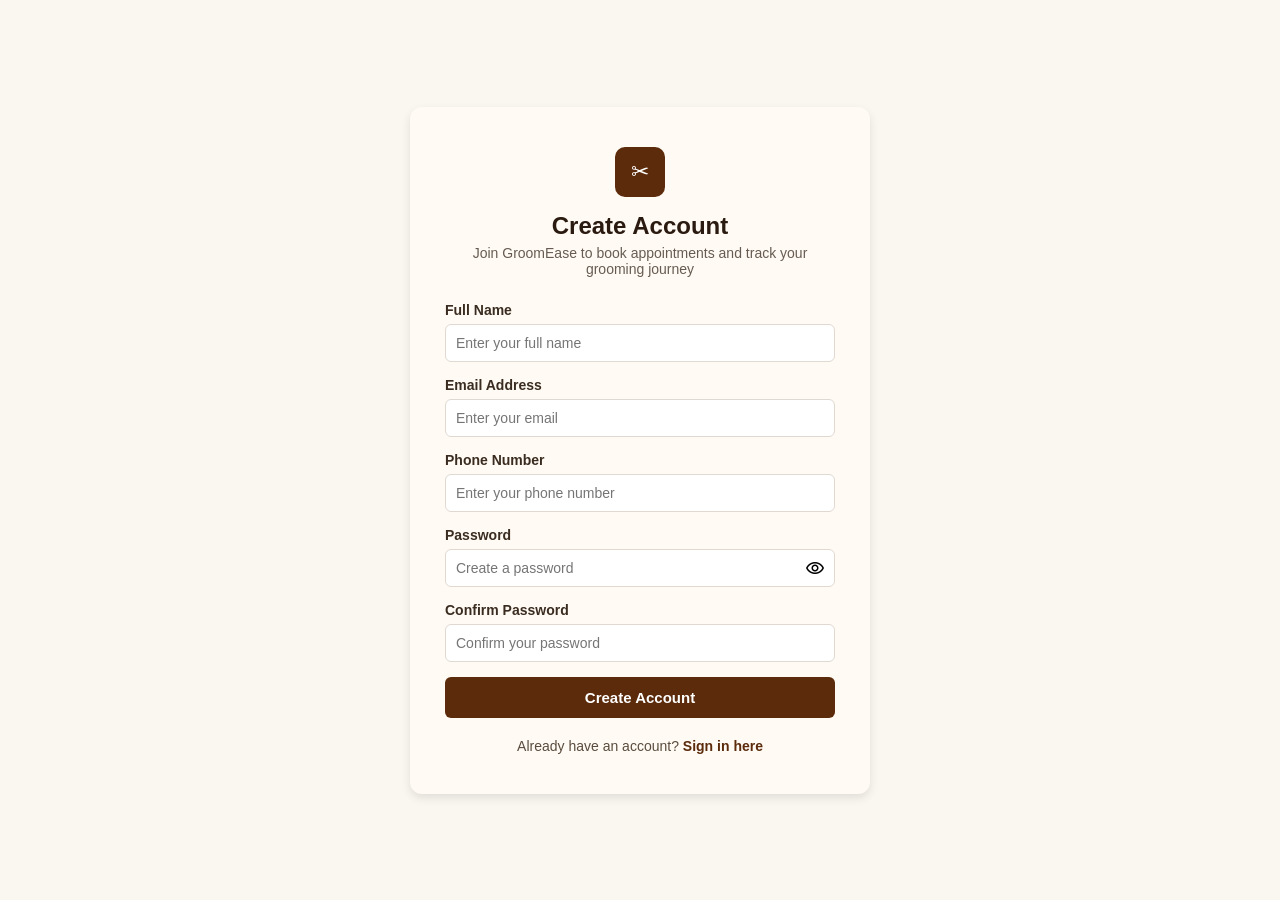
<file: signup.html>
<!DOCTYPE html>
<html lang="en">

<head>
    <meta charset="UTF-8" />
    <meta name="viewport" content="width=device-width, initial-scale=1.0" />
    <title>Create Account | GroomEase</title>
    <link rel="stylesheet" href="https://fonts.googleapis.com/css2?family=Material+Symbols+Outlined" />
    <style>
        /* Reset */
        * {
            margin: 0;
            padding: 0;
            box-sizing: border-box;
            font-family: "Segoe UI", sans-serif;
        }

        /* Background */
        body {
            background-color: #faf7f1;
            display: flex;
            justify-content: center;
            align-items: center;
            height: 100vh;
        }

        /* Card Container */
        .signup-container {
            width: 100%;
            max-width: 500px;
            padding: 20px;
        }

        .signup-card {
            background-color: #fffaf3;
            border-radius: 12px;
            padding: 40px 35px;
            box-shadow: 0 4px 10px rgba(0, 0, 0, 0.1);
            text-align: center;
        }

        /* Logo */
        .logo {
            background-color: #5b2b0c;
            color: white;
            width: 50px;
            height: 50px;
            margin: 0 auto 15px;
            display: flex;
            justify-content: center;
            align-items: center;
            border-radius: 10px;
            font-size: 22px;
        }

        /* Headings */
        h2 {
            color: #2a1a0f;
            font-weight: 600;
            margin-bottom: 5px;
        }

        .subtitle {
            color: #665c53;
            font-size: 14px;
            margin-bottom: 25px;
        }

        /* Labels and Inputs */
        label {
            display: block;
            text-align: left;
            font-weight: 600;
            font-size: 14px;
            margin-bottom: 6px;
            color: #3a2c20;
        }

        input {
            width: 100%;
            padding: 10px;
            border: 1px solid #e0d9d2;
            border-radius: 6px;
            margin-bottom: 15px;
            outline: none;
            font-size: 14px;
        }

        input:focus {
            border-color: #8b4513;
        }

        /* Password Field */
        .password-field {
            position: relative;
        }

        .password-field .toggle {
            font-size: 20px;
            position: absolute;
            right: 10px;
            top: 9px;
            cursor: pointer;
            user-select: none;
        }

        /* Button */
        .btn {
            width: 100%;
            background-color: #5b2b0c;
            color: white;
            padding: 12px;
            border: none;
            border-radius: 6px;
            cursor: pointer;
            font-weight: 600;
            font-size: 15px;
            transition: 0.3s;
        }

        .btn:hover {
            background-color: #4a2108;
        }

        /* Login Redirect */
        .login-text {
            margin-top: 20px;
            font-size: 14px;
            color: #5a4c3e;
        }

        .login-text a {
            color: #5b2b0c;
            font-weight: 600;
            text-decoration: none;
        }

        .login-text a:hover {
            text-decoration: underline;
        }

        /* Responsive */
        @media (max-width: 480px) {
            .signup-card {
                padding: 30px 25px;
            }

            h2 {
                font-size: 22px;
            }

            .subtitle {
                font-size: 13px;
            }
        }
    </style>
</head>

<body>
    <div class="signup-container">
        <div class="signup-card">
            <div class="logo">✂</div>
            <h2>Create Account</h2>
            <p class="subtitle">
                Join GroomEase to book appointments and track your grooming journey
            </p>

            <form action="register.php" method="POST">
                <label for="fullname">Full Name</label>
                <input type="text" id="fullname" name="fullname" placeholder="Enter your full name" required />

                <label for="email">Email Address</label>
                <input type="email" id="email" name="email" placeholder="Enter your email"
                    pattern="[a-zA-Z0-9._%+-]+@[a-zA-Z0-9.-]+\.[a-zA-Z]{2,}$" title="Enter a valid email address"
                    required />

                <label for="phone">Phone Number</label>
                <input type="tel" id="phone" name="phone" placeholder="Enter your phone number" required
                    pattern="^(98|97)[0-9]{8}$" maxlength="10"
                    title="Phone number must start with 98 or 97 and be exactly 10 digits"
                    oninput="this.value = this.value.replace(/[^0-9]/g, '')" />


                <label for="password">Password</label>
                <div class="password-field">
                    <input type="password" id="password" name="password" placeholder="Create a password" required />
                    <span class="material-symbols-outlined toggle">
                        visibility
                    </span>
                </div>

                <label for="confirm">Confirm Password</label>
                <input type="password" id="confirm" name="confirm" placeholder="Confirm your password" required />

                <button type="submit" class="btn">Create Account</button>
            </form>

            <p class="login-text">
                Already have an account? <a href="login.html">Sign in here</a>
            </p>
        </div>
    </div>

    <script>
        // Show/Hide password toggle
        const toggle = document.querySelector('.toggle');
        const password = document.querySelector('#password');


        toggle.addEventListener('click', () => {
            const type = password.getAttribute('type') === 'password' ? 'text' : 'password';
            password.setAttribute('type', type);
        });
        document.querySelector("form").addEventListener("submit", function (e) {
            const email = document.getElementById("email").value;
            const phone = document.getElementById("phone").value;

            const emailPattern = /^[a-zA-Z0-9._%+-]+@[a-zA-Z0-9.-]+\.[A-Za-z]{2,}$/;
            const phonePattern = /^(98|97)[0-9]{8}$/;


            if (!emailPattern.test(email)) {
                alert("Please enter a valid email address.");
                e.preventDefault();
                return;
            }

            if (!phonePattern.test(phone)) {
                alert("Phone number must be exactly 10 digits.");
                e.preventDefault();
                return;
            }
        });
    </script>
</body>

</html>
</file>
<file: css/admin.css>
body {
    font-family: 'Segoe UI', sans-serif;
    background: #faf7f3;
    margin: 0;
}

/* Top navigation */
.navbar {
    display: flex;
    justify-content: space-between;
    align-items: center;
    padding: 30px 5%;
    background-color: #fff;
    border-bottom: 1px solid #eee;
}

.logo {
    display: flex;
    align-items: center;
    gap: 12px;
}

.logo-icon {
    background-color: #5a2e0f;
    color: #fff;
    font-size: 22px;
    padding: 8px 15px;
    border-radius: 8px;
}

.logo h2 {
    margin: 0;
    font-size: 30px;
}

.logo p {
    margin: 0;
    font-size: 13px;
    color: #6d5f4b;
}

.nav-buttons a {
    text-decoration: none;
    font-size: 14px;
    margin-left: 10px;
    padding: 8px 16px;
    border-radius: 8px;
    border: 1px solid #5a2e0f;
}

.btn-light {
    background-color: #5a2e0f;
    color: #fff;
}

/* Stats Cards */
.stats-grid {
    display: grid;
    grid-template-columns: repeat(auto-fit, minmax(220px, 1fr));
    gap: 20px;
    margin-top: 30px;
}

.card {
    background: #fff;
    padding: 25px;
    border-radius: 14px;
    border: 1px solid #eee;
    display: flex;
    flex-direction: column;
}

.card-label {
    color: #6c6b69;
    font-size: 14px;
}

.card-value {
    font-size: 34px;
    margin-top: 8px;
}

/* Tabs */
.tabs {
    display: flex;
    margin-top: 25px;
    background: #f4f0eb;
    padding: 8px;
    border-radius: 12px;
    gap: 8px;
}

.tab {
    flex: 1;
    text-align: center;
    padding: 12px;
    cursor: pointer;
    border-radius: 10px;
    font-weight: 600;
}

.tab.active {
    background: #fff;
    border: 1px solid #e1dcd8;
}

/* Appointment List */
.appointment-card {
    background: #fff;
    padding: 18px;
    border-radius: 12px;
    margin-top: 12px;
    display: flex;
    justify-content: space-between;
    border: 1px solid #eee;
    align-items: center;
}

.app-left {
    display: flex;
    flex-direction: column;
    gap: 6px;
}

.dnt {
    color: #8b857f;
    font-size: 14px;
    display: flex;
    align-items: center;
    gap: 6px;
}

.status {
    padding: 6px 10px;
    border-radius: 20px;
    font-size: 14px;
}

.confirmed {
    background: #e1f3ff;
    color: #0076d9;
}

.pending {
    background: #fff4cd;
    color: #b68700;
}

/* Schedule Grid */
.schedule-grid {
    display: grid;
    grid-template-columns: repeat(auto-fit, minmax(260px, 1fr));
    gap: 20px;
    margin-top: 10px;
}

.schedule-card {
    background: #fff;
    padding: 20px;
    border-radius: 16px;
    border: 1px solid #e8e3df;
}

.barber-info {
    display: flex;
    align-items: center;
    gap: 12px;
    margin-bottom: 15px;
}

.avatar {
    background: #f3ede4;
    color: #000;
    width: 45px;
    height: 45px;
    border-radius: 50%;
    display: flex;
    justify-content: center;
    align-items: center;
    font-weight: 600;
}

.specialty {
    font-size: 14px;
    color: #6f6a65;
}

.schedule-appt {
    background: #f4f0eb;
    padding: 12px;
    border-radius: 10px;
    display: flex;
    justify-content: space-between;
}

.empty-msg {
    font-size: 14px;
    color: #8a857f;
}

/* Customers Section */
.customers-container {
    background: #fff;
    padding: 25px;
    border-radius: 16px;
    border: 1px solid #e8e3df;
}

.customer-card {
    display: flex;
    justify-content: space-between;
    align-items: center;
    background: #f9f6f2;
    border-radius: 12px;
    padding: 15px;
    margin-top: 15px;
}

.customer-left {
    display: flex;
    align-items: center;
    gap: 14px;
}

.initials {
    width: 42px;
    height: 42px;
    border-radius: 50%;
    background: #e8e3df;
    display: flex;
    justify-content: center;
    align-items: center;
    font-weight: 600;
}

.customer-right {
    text-align: right;
}

.customer-card strong {
    font-size: 15px;
}

.customer-card small {
    color: #8b857f;
}
</file>
